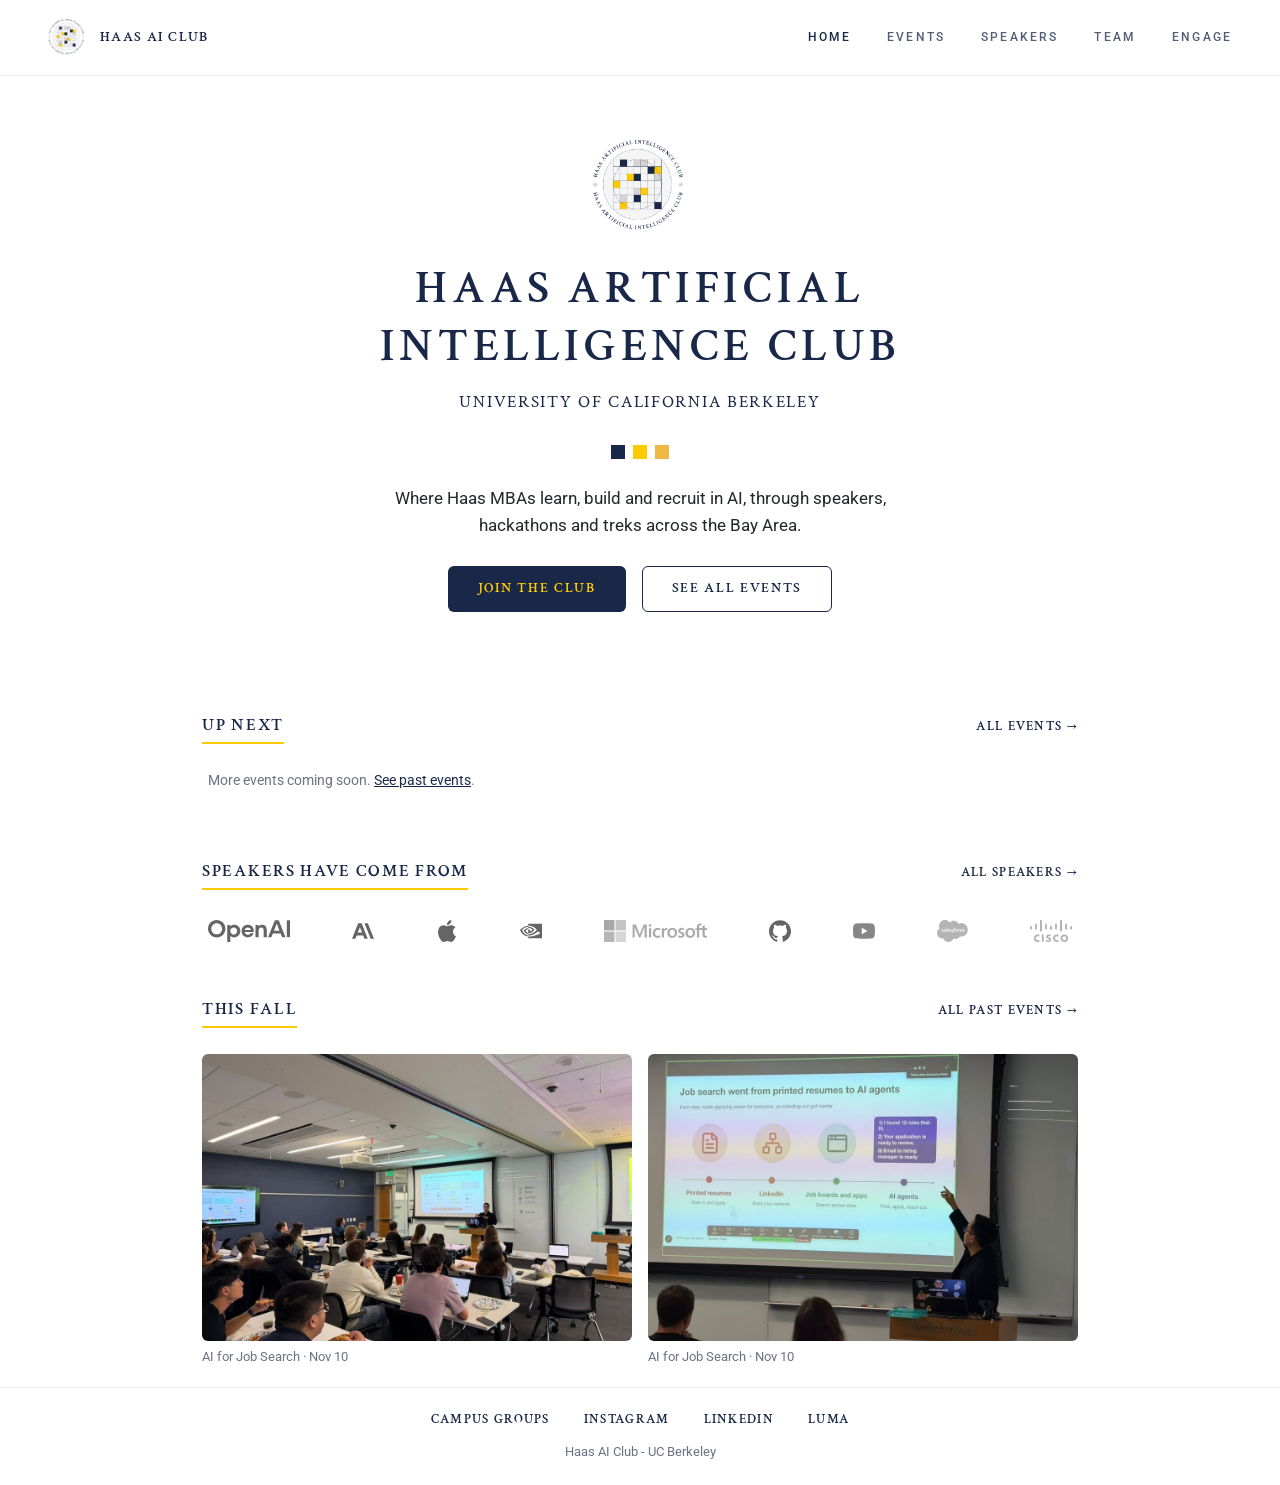
<file: index.html>
<!DOCTYPE html>
<html lang="en">
<head>
<meta charset="utf-8">
<meta name="viewport" content="width=device-width, initial-scale=1">
<title>Home - Haas AI Club</title>
<link rel="icon" href="assets/seal.png">
<link rel="preconnect" href="https://fonts.googleapis.com">
<link rel="preconnect" href="https://fonts.gstatic.com" crossorigin>
<link href="https://fonts.googleapis.com/css2?family=Crimson+Text:wght@600&family=Roboto:wght@400;500&display=swap" rel="stylesheet">
<link rel="stylesheet" href="styles.css">
</head>
<body>
<header class="site">
  <a class="brand" href="index.html"><img src="assets/seal.png" alt="Haas AI Club seal"><span>Haas AI Club</span></a>
  <nav class="top">
      <a href="index.html" class="active">HOME</a>
      <a href="events.html">EVENTS</a>
      <a href="speakers.html">SPEAKERS</a>
      <a href="team.html">TEAM</a>
      <a href="engage.html">ENGAGE</a>
  </nav>
</header>
<main class="home">
<div class="home2">

<section class="home-hero">
  <img class="seal" src="assets/seal.png" alt="Haas AI Club seal">
  <h1>Haas Artificial<br>Intelligence Club</h1>
  <div class="sub">University of California Berkeley</div>
  <div class="squares"><span style="background:#192849"></span><span style="background:#FECB03"></span><span style="background:#F1B844"></span></div>
  <p class="mission">Where Haas MBAs learn, build and recruit in AI, through speakers, hackathons and treks across the Bay Area.</p>
  <div class="ctas">
    <a class="btn solid" href="https://haas.campusgroups.com/haic/home/" target="_blank" rel="noopener">Join the club</a>
    <a class="btn ghost" href="events.html">See all events</a>
  </div>
</section>

<div class="sechead"><h2 class="evsec">Up next</h2><a href="events.html">All events &rarr;</a></div>
<div id="upnext">
  <div class="ev" data-date="2026-11-13">
    <div class="evd">Fri Nov 13</div>
    <div class="evm"><div class="evt">Snowflake AI PM Roles: AMA</div></div>
    <a class="evgo" href="https://haas.campusgroups.com/haic/rsvp_boot?id=2251536" target="_blank" rel="noopener">RSVP &rarr;</a>
  </div>
  <div class="ev" data-date="2026-11-17">
    <div class="evd">Tue Nov 17</div>
    <div class="evm"><div class="evt">AI Risk Series: Emma Pierson - Interpretability for Safety &amp; Scientific Discovery</div></div>
    <a class="evgo" href="https://haas.campusgroups.com/haic/rsvp_boot?id=2251530" target="_blank" rel="noopener">RSVP &rarr;</a>
  </div>
  <div class="ev" data-date="2026-11-18">
    <div class="evd">Wed Nov 18</div>
    <div class="evm"><div class="evt">From Strategy to Silicon: AI Dinner &amp; Learn with NVIDIA</div></div>
    <a class="evgo" href="https://haas.campusgroups.com/haic/rsvp_boot?id=2251537" target="_blank" rel="noopener">RSVP &rarr;</a>
  </div>
  <div class="ev" data-date="2026-11-19">
    <div class="evd">Thu Nov 19</div>
    <div class="evm"><div class="evt">Where is Frontier AI headed?</div></div>
    <a class="evgo" href="https://haas.campusgroups.com/haic/rsvp_boot?id=2251523" target="_blank" rel="noopener">RSVP &rarr;</a>
  </div>
  <div class="ev" data-date="2026-11-19">
    <div class="evd">Thu Nov 19</div>
    <div class="evm"><div class="evt">Careers in AI: Fireside with Alumni</div></div>
    <a class="evgo" href="https://haas.campusgroups.com/haic/rsvp_boot?id=2251461" target="_blank" rel="noopener">RSVP &rarr;</a>
  </div>
</div>
<p class="upnext-empty" hidden style="color:var(--muted);font-size:14px;padding:18px 6px">More events coming soon. <a href="events.html">See past events</a>.</p>

<div class="sechead"><h2 class="evsec">Speakers have come from</h2><a href="speakers.html">All speakers &rarr;</a></div>
<div class="logostrip">
    <img src="assets/logos/openai.svg" alt="OpenAI">
    <img src="assets/logos/anthropic.svg" alt="Anthropic">
    <img src="assets/logos/apple.svg" alt="Apple">
    <img src="assets/logos/nvidia.svg" alt="NVIDIA">
    <img src="assets/logos/microsoft.svg" alt="Microsoft">
    <img src="assets/logos/github.svg" alt="GitHub">
    <img src="assets/logos/youtube.svg" alt="YouTube">
    <img src="assets/logos/salesforce.svg" alt="Salesforce">
    <img src="assets/logos/cisco.svg" alt="Cisco">
</div>

<div class="sechead"><h2 class="evsec">This fall</h2><a href="events.html">All past events &rarr;</a></div>
<div class="photostrip">
  <div><img src="assets/event-jobsearch-1.jpg" alt="A full room at the AI for Job Search session in Chou Hall"><div class="cap">AI for Job Search &middot; Nov 10</div></div>
  <div><img src="assets/event-jobsearch-2.jpg" alt="Kevin Astuhuaman presenting at AI for Job Search"><div class="cap">AI for Job Search &middot; Nov 10</div></div>
</div>

</div>
</main>
<script>
// Show the next 3 upcoming events and hide past ones, so the home page never shows stale events.
(function(){
  var today=new Date(); today.setHours(0,0,0,0);
  var items=document.querySelectorAll('#upnext .ev[data-date]'), shown=0;
  items.forEach(function(el){
    var d=new Date(el.getAttribute('data-date')+'T23:59:59');
    if(d<today || shown>=3) el.style.display='none'; else shown++;
  });
  if(!shown) document.querySelector('.upnext-empty').hidden=false;
})();
</script>
<footer>
  <div class="flinks">
    <a href="https://haas.campusgroups.com/haic/home/" target="_blank" rel="noopener">Campus Groups</a>
    <a href="https://www.instagram.com/haasaiclub/" target="_blank" rel="noopener">Instagram</a>
    <a href="https://www.linkedin.com/company/haas-ai-club/" target="_blank" rel="noopener">LinkedIn</a>
    <a href="https://luma.com/haasaiclub" target="_blank" rel="noopener">Luma</a>
  </div>
  Haas AI Club - UC Berkeley
</footer>
</body>
</html>
</file>
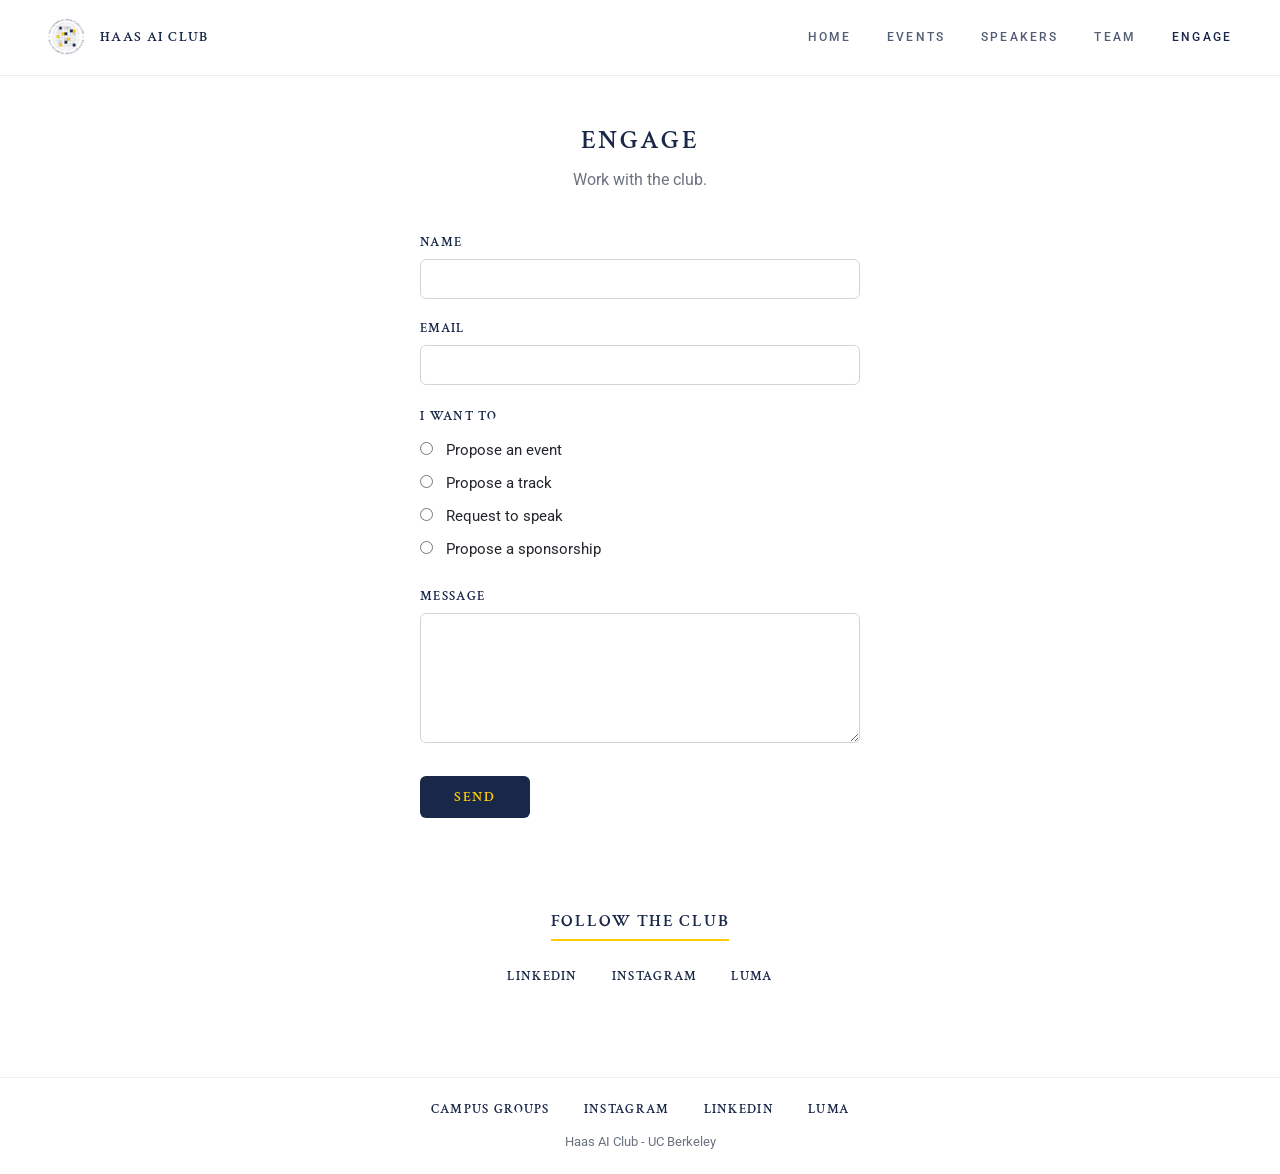
<file: engage.html>
<!DOCTYPE html>
<html lang="en">
<head>
<meta charset="utf-8">
<meta name="viewport" content="width=device-width, initial-scale=1">
<title>Engage - Haas AI Club</title>
<link rel="icon" href="assets/seal.png">
<link rel="preconnect" href="https://fonts.googleapis.com">
<link rel="preconnect" href="https://fonts.gstatic.com" crossorigin>
<link href="https://fonts.googleapis.com/css2?family=Crimson+Text:wght@600&family=Roboto:wght@400;500&display=swap" rel="stylesheet">
<link rel="stylesheet" href="styles.css">
</head>
<body>
<header class="site">
  <a class="brand" href="index.html"><img src="assets/seal.png" alt="Haas AI Club seal"><span>Haas AI Club</span></a>
  <nav class="top">
      <a href="index.html">HOME</a>
      <a href="events.html">EVENTS</a>
      <a href="speakers.html">SPEAKERS</a>
      <a href="team.html">TEAM</a>
      <a href="engage.html" class="active">ENGAGE</a>
  </nav>
</header>
<main>

<h1 class="page">Engage</h1>
<p class="lede">Work with the club.</p>

<form class="eform" action="/api/engage" method="post">
  <label class="fl" for="f-name">Name</label>
  <input class="fi" type="text" id="f-name" name="name" required autocomplete="name">
  <label class="fl" for="f-email">Email</label>
  <input class="fi" type="email" id="f-email" name="email" required autocomplete="email">
  <input class="hp" type="text" name="company" tabindex="-1" autocomplete="off" aria-hidden="true">
  <fieldset class="fr">
    <legend class="fl">I want to</legend>
    <label class="fro"><input type="radio" name="topic" value="propose-event" required> Propose an event</label>
    <label class="fro"><input type="radio" name="topic" value="propose-track"> Propose a track</label>
    <label class="fro"><input type="radio" name="topic" value="request-to-speak"> Request to speak</label>
    <label class="fro"><input type="radio" name="topic" value="propose-sponsorship"> Propose a sponsorship</label>
  </fieldset>
  <label class="fl" for="f-message">Message</label>
  <textarea class="fi" id="f-message" name="message" rows="6" required></textarea>
  <button class="fbtn" type="submit">Send</button>
</form>

<div class="esoc">
  <h2 class="evsec">Follow the Club</h2>
  <div class="esocrow">
    <a href="https://www.linkedin.com/company/haas-ai-club/" target="_blank" rel="noopener">LinkedIn</a>
    <a href="https://www.instagram.com/haasaiclub/" target="_blank" rel="noopener">Instagram</a>
    <a href="https://luma.com/haasaiclub" target="_blank" rel="noopener">Luma</a>
  </div>
</div>

</main>
<footer>
  <div class="flinks">
    <a href="https://haas.campusgroups.com/haic/home/" target="_blank" rel="noopener">Campus Groups</a>
    <a href="https://www.instagram.com/haasaiclub/" target="_blank" rel="noopener">Instagram</a>
    <a href="https://www.linkedin.com/company/haas-ai-club/" target="_blank" rel="noopener">LinkedIn</a>
    <a href="https://luma.com/haasaiclub" target="_blank" rel="noopener">Luma</a>
  </div>
  Haas AI Club - UC Berkeley
</footer>
</body>
</html>
</file>
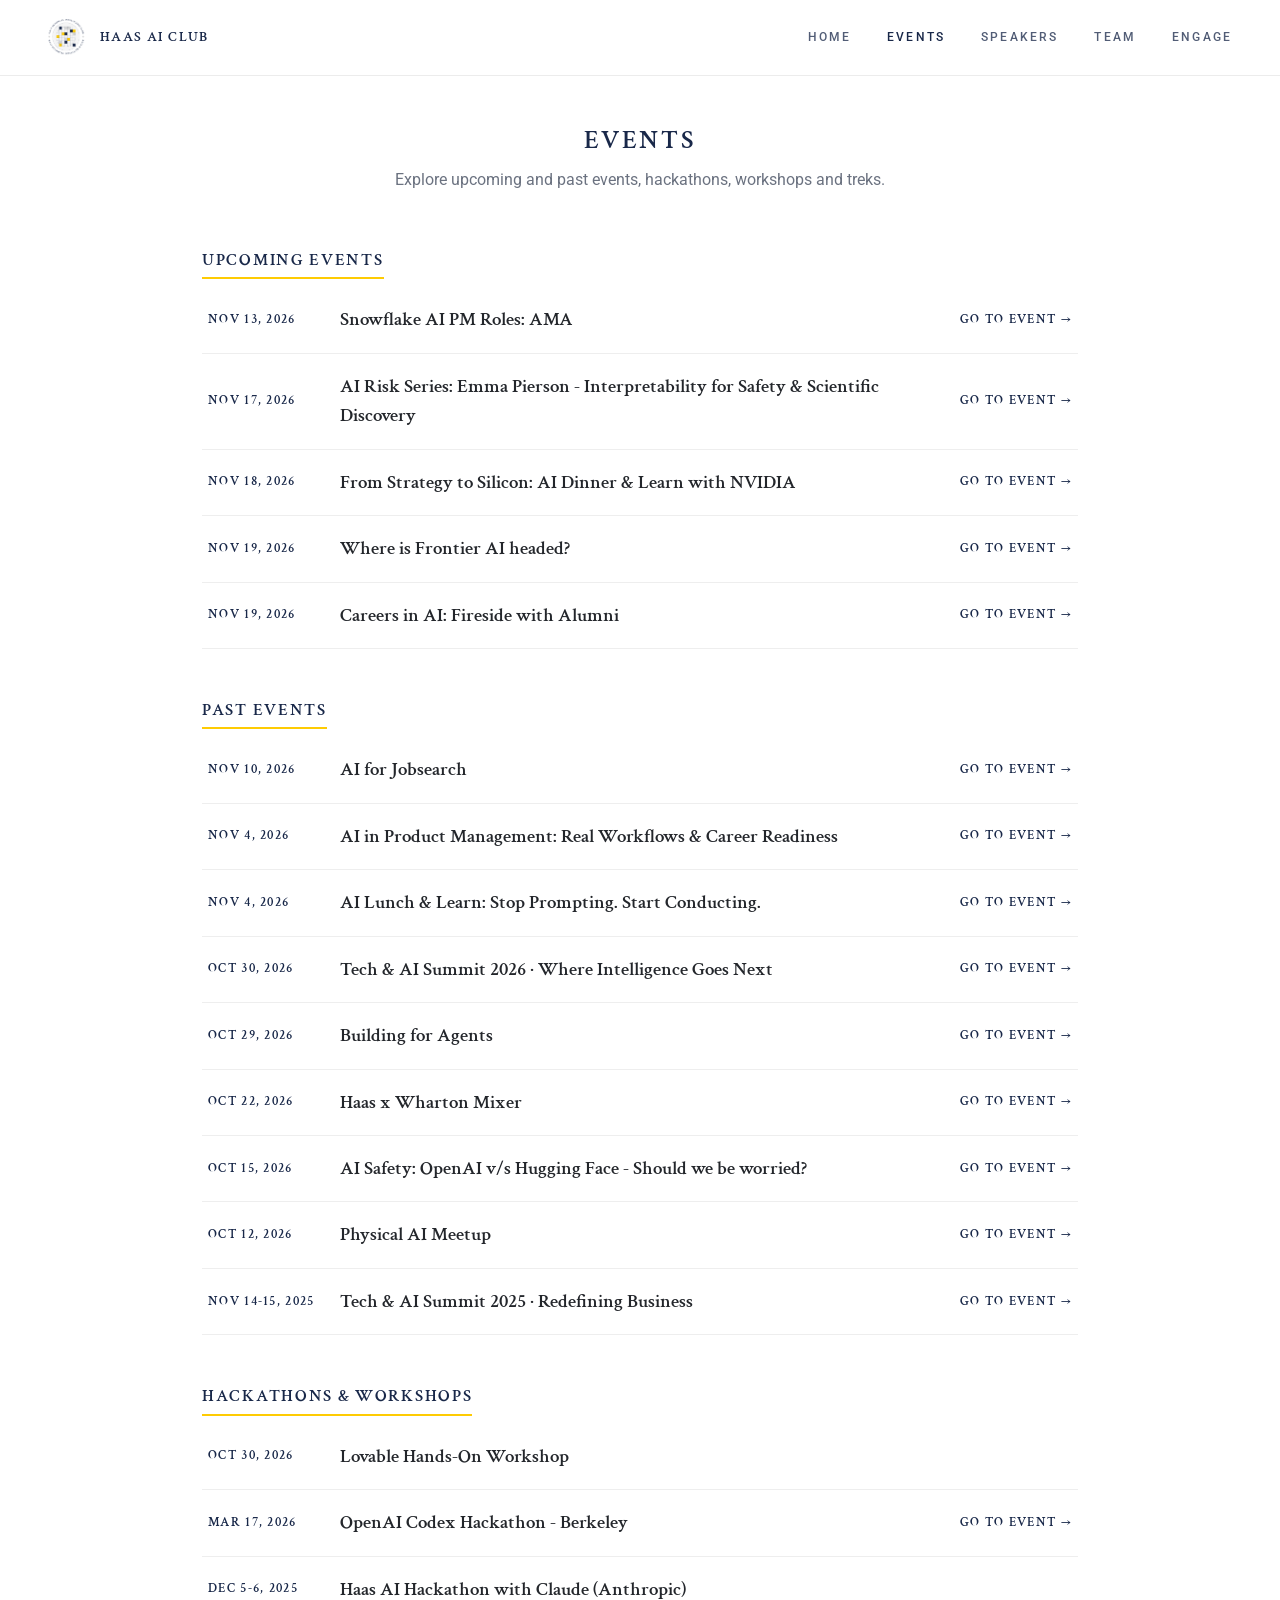
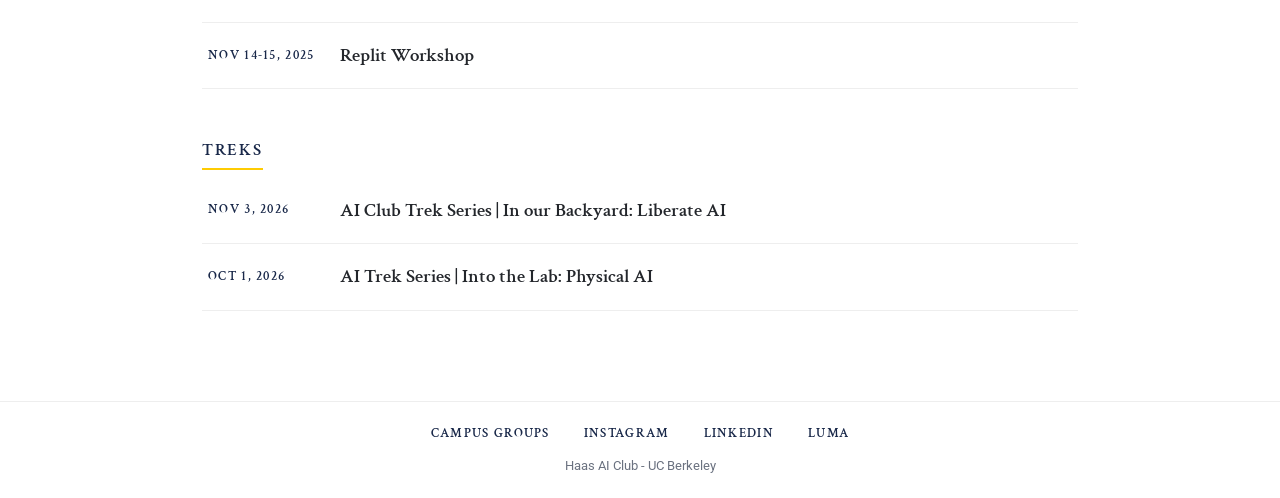
<file: events.html>
<!DOCTYPE html>
<html lang="en">
<head>
<meta charset="utf-8">
<meta name="viewport" content="width=device-width, initial-scale=1">
<title>Events - Haas AI Club</title>
<link rel="icon" href="assets/seal.png">
<link rel="preconnect" href="https://fonts.googleapis.com">
<link rel="preconnect" href="https://fonts.gstatic.com" crossorigin>
<link href="https://fonts.googleapis.com/css2?family=Crimson+Text:wght@600&family=Roboto:wght@400;500&display=swap" rel="stylesheet">
<link rel="stylesheet" href="styles.css">
</head>
<body>
<header class="site">
  <a class="brand" href="index.html"><img src="assets/seal.png" alt="Haas AI Club seal"><span>Haas AI Club</span></a>
  <nav class="top">
      <a href="index.html">HOME</a>
      <a href="events.html" class="active">EVENTS</a>
      <a href="speakers.html">SPEAKERS</a>
      <a href="team.html">TEAM</a>
      <a href="engage.html">ENGAGE</a>
  </nav>
</header>
<main>

<h1 class="page">Events</h1>
<p class="lede">Explore upcoming and past events, hackathons, workshops and treks.</p>

<h2 class="evsec top">Upcoming Events</h2>
  <div class="ev">
    <div class="evd">Nov 13, 2026</div>
    <div class="evm"><div class="evt">Snowflake AI PM Roles: AMA</div></div>
    <a class="evgo" href="https://haas.campusgroups.com/haic/rsvp_boot?id=2251536" target="_blank" rel="noopener">Go to Event &rarr;</a>
  </div>
  <div class="ev">
    <div class="evd">Nov 17, 2026</div>
    <div class="evm"><div class="evt">AI Risk Series: Emma Pierson - Interpretability for Safety &amp; Scientific Discovery</div></div>
    <a class="evgo" href="https://haas.campusgroups.com/haic/rsvp_boot?id=2251530" target="_blank" rel="noopener">Go to Event &rarr;</a>
  </div>
  <div class="ev">
    <div class="evd">Nov 18, 2026</div>
    <div class="evm"><div class="evt">From Strategy to Silicon: AI Dinner &amp; Learn with NVIDIA</div></div>
    <a class="evgo" href="https://haas.campusgroups.com/haic/rsvp_boot?id=2251537" target="_blank" rel="noopener">Go to Event &rarr;</a>
  </div>
  <div class="ev">
    <div class="evd">Nov 19, 2026</div>
    <div class="evm"><div class="evt">Where is Frontier AI headed?</div></div>
    <a class="evgo" href="https://haas.campusgroups.com/haic/rsvp_boot?id=2251523" target="_blank" rel="noopener">Go to Event &rarr;</a>
  </div>
  <div class="ev">
    <div class="evd">Nov 19, 2026</div>
    <div class="evm"><div class="evt">Careers in AI: Fireside with Alumni</div></div>
    <a class="evgo" href="https://haas.campusgroups.com/haic/rsvp_boot?id=2251461" target="_blank" rel="noopener">Go to Event &rarr;</a>
  </div>

<h2 class="evsec">Past Events</h2>
  <div class="ev">
    <div class="evd">Nov 10, 2026</div>
    <div class="evm"><div class="evt">AI for Jobsearch</div></div>
    <a class="evgo" href="https://haas.campusgroups.com/haic/rsvp_boot?id=2251519" target="_blank" rel="noopener">Go to Event &rarr;</a>
  </div>
  <div class="ev">
    <div class="evd">Nov 4, 2026</div>
    <div class="evm"><div class="evt">AI in Product Management: Real Workflows &amp; Career Readiness</div></div>
    <a class="evgo" href="https://haas.campusgroups.com/haic/rsvp_boot?id=2251463" target="_blank" rel="noopener">Go to Event &rarr;</a>
  </div>
  <div class="ev">
    <div class="evd">Nov 4, 2026</div>
    <div class="evm"><div class="evt">AI Lunch &amp; Learn: Stop Prompting. Start Conducting.</div></div>
    <a class="evgo" href="https://haas.campusgroups.com/haic/rsvp_boot?id=2251497" target="_blank" rel="noopener">Go to Event &rarr;</a>
  </div>
  <div class="ev">
    <div class="evd">Oct 30, 2026</div>
    <div class="evm"><div class="evt">Tech &amp; AI Summit 2026 &middot; Where Intelligence Goes Next</div></div>
    <a class="evgo" href="https://haas.campusgroups.com/htc/rsvp_boot?id=2251394" target="_blank" rel="noopener">Go to Event &rarr;</a>
  </div>
  <div class="ev">
    <div class="evd">Oct 29, 2026</div>
    <div class="evm"><div class="evt">Building for Agents</div></div>
    <a class="evgo" href="https://haas.campusgroups.com/haic/rsvp_boot?id=2251498" target="_blank" rel="noopener">Go to Event &rarr;</a>
  </div>
  <div class="ev">
    <div class="evd">Oct 22, 2026</div>
    <div class="evm"><div class="evt">Haas x Wharton Mixer</div></div>
    <a class="evgo" href="https://haas.campusgroups.com/haic/rsvp_boot?id=2251457" target="_blank" rel="noopener">Go to Event &rarr;</a>
  </div>
  <div class="ev">
    <div class="evd">Oct 15, 2026</div>
    <div class="evm"><div class="evt">AI Safety: OpenAI v/s Hugging Face - Should we be worried?</div></div>
    <a class="evgo" href="https://haas.campusgroups.com/haic/rsvp_boot?id=2251458" target="_blank" rel="noopener">Go to Event &rarr;</a>
  </div>
  <div class="ev">
    <div class="evd">Oct 12, 2026</div>
    <div class="evm"><div class="evt">Physical AI Meetup</div></div>
    <a class="evgo" href="https://haas.campusgroups.com/haic/rsvp_boot?id=2251460" target="_blank" rel="noopener">Go to Event &rarr;</a>
  </div>
  <div class="ev">
    <div class="evd">Nov 14-15, 2025</div>
    <div class="evm"><div class="evt">Tech &amp; AI Summit 2025 &middot; Redefining Business</div></div>
    <a class="evgo" href="https://luma.com/gklj2xtg" target="_blank" rel="noopener">Go to Event &rarr;</a>
  </div>

<h2 class="evsec">Hackathons &amp; Workshops</h2>
  <div class="ev">
    <div class="evd">Oct 30, 2026</div>
    <div class="evm"><div class="evt">Lovable Hands-On Workshop</div></div>
  </div>
  <div class="ev">
    <div class="evd">Mar 17, 2026</div>
    <div class="evm"><div class="evt">OpenAI Codex Hackathon - Berkeley</div></div>
    <a class="evgo" href="https://luma.com/laqw076z" target="_blank" rel="noopener">Go to Event &rarr;</a>
  </div>
  <div class="ev">
    <div class="evd">Dec 5-6, 2025</div>
    <div class="evm"><div class="evt">Haas AI Hackathon with Claude (Anthropic)</div></div>
  </div>
  <div class="ev">
    <div class="evd">Nov 14-15, 2025</div>
    <div class="evm"><div class="evt">Replit Workshop</div></div>
  </div>

<h2 class="evsec">Treks</h2>
  <div class="ev">
    <div class="evd">Nov 3, 2026</div>
    <div class="evm"><div class="evt">AI Club Trek Series | In our Backyard: Liberate AI</div></div>
  </div>
  <div class="ev">
    <div class="evd">Oct 1, 2026</div>
    <div class="evm"><div class="evt">AI Trek Series | Into the Lab: Physical AI</div></div>
  </div>
</main>
<footer>
  <div class="flinks">
    <a href="https://haas.campusgroups.com/haic/home/" target="_blank" rel="noopener">Campus Groups</a>
    <a href="https://www.instagram.com/haasaiclub/" target="_blank" rel="noopener">Instagram</a>
    <a href="https://www.linkedin.com/company/haas-ai-club/" target="_blank" rel="noopener">LinkedIn</a>
    <a href="https://luma.com/haasaiclub" target="_blank" rel="noopener">Luma</a>
  </div>
  Haas AI Club - UC Berkeley
</footer>
</body>
</html>
</file>
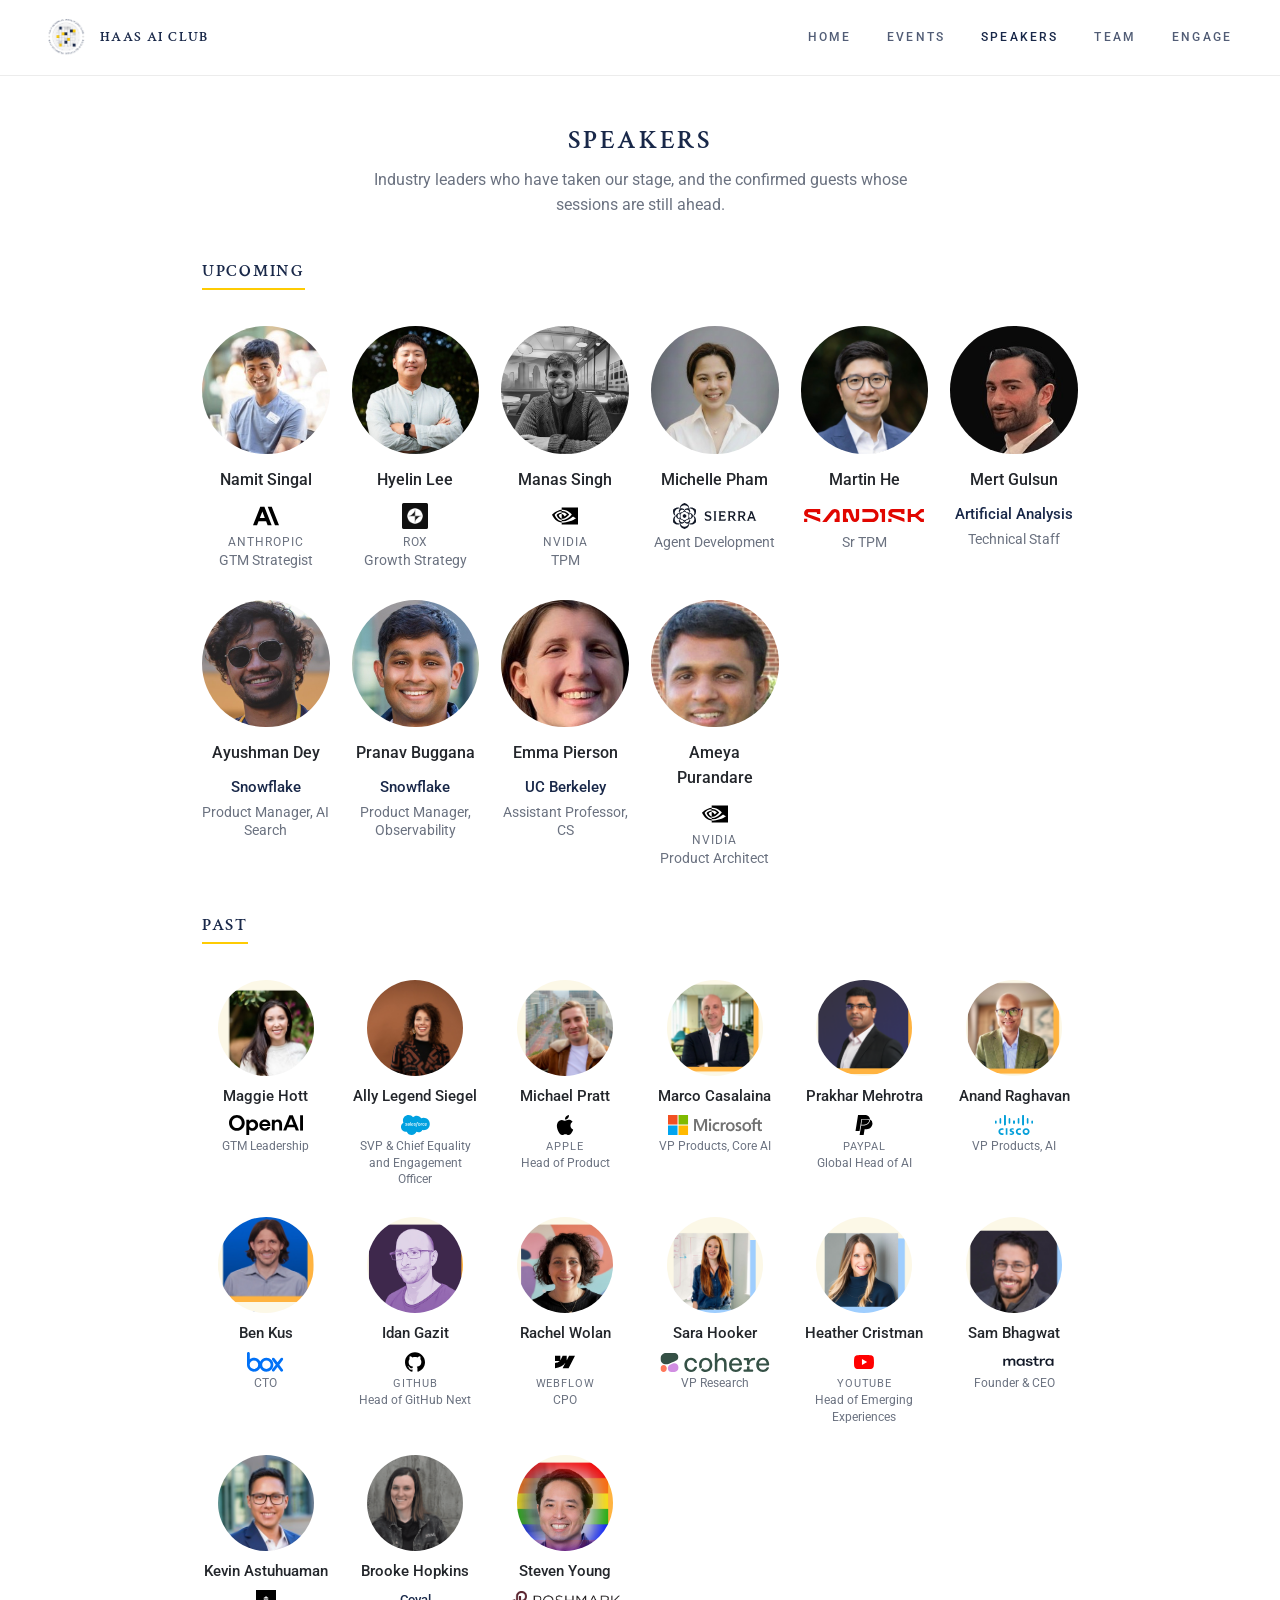
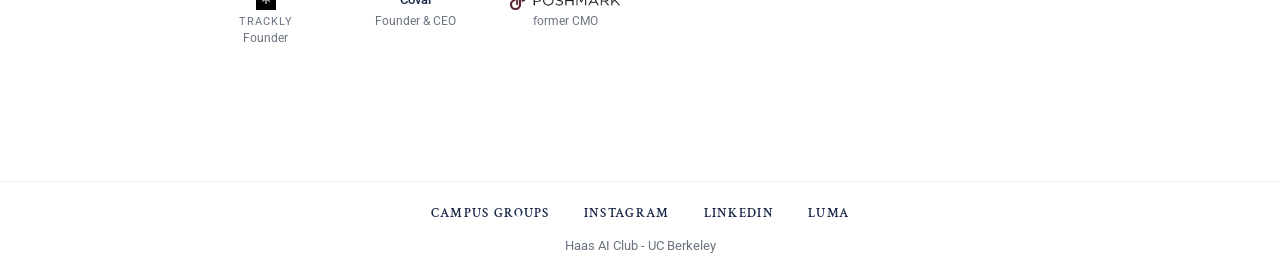
<file: speakers.html>
<!DOCTYPE html>
<html lang="en">
<head>
<meta charset="utf-8">
<meta name="viewport" content="width=device-width, initial-scale=1">
<title>Speakers - Haas AI Club</title>
<link rel="icon" href="assets/seal.png">
<link rel="preconnect" href="https://fonts.googleapis.com">
<link rel="preconnect" href="https://fonts.gstatic.com" crossorigin>
<link href="https://fonts.googleapis.com/css2?family=Crimson+Text:wght@600&family=Roboto:wght@400;500&display=swap" rel="stylesheet">
<link rel="stylesheet" href="styles.css">
</head>
<body>
<header class="site">
  <a class="brand" href="index.html"><img src="assets/seal.png" alt="Haas AI Club seal"><span>Haas AI Club</span></a>
  <nav class="top">
      <a href="index.html">HOME</a>
      <a href="events.html">EVENTS</a>
      <a href="speakers.html" class="active">SPEAKERS</a>
      <a href="team.html">TEAM</a>
      <a href="engage.html">ENGAGE</a>
  </nav>
</header>
<main>

<h1 class="page">Speakers</h1>
<p class="lede">Industry leaders who have taken our stage, and the confirmed guests whose sessions are still ahead.</p>

<div class="spk-group featgrp">
  <h2>Upcoming</h2>
  <div class="spkgrid feat6">
    <div class="spkcard"><img class="face" src="assets/speakers/namit-singal.jpg" alt="Namit Singal"><div class="nm">Namit Singal</div><img class="lg" src="assets/logos/anthropic.svg" alt="Anthropic"><div class="cn">Anthropic</div><div class="ti">GTM Strategist</div></div>
    <div class="spkcard"><img class="face" src="assets/speakers/hyelin-lee.jpg" alt="Hyelin Lee"><div class="nm">Hyelin Lee</div><img class="lg" src="assets/logos/rox.png" alt="Rox"><div class="cn">Rox</div><div class="ti">Growth Strategy</div></div>
    <div class="spkcard"><img class="face" src="assets/speakers/manas-singh.jpg" alt="Manas Singh"><div class="nm">Manas Singh</div><img class="lg" src="assets/logos/nvidia.svg" alt="NVIDIA"><div class="cn">NVIDIA</div><div class="ti">TPM</div></div>
    <div class="spkcard"><img class="face" src="assets/speakers/michelle-pham.jpg" alt="Michelle Pham"><div class="nm">Michelle Pham</div><img class="lg" src="assets/logos/sierra.svg" alt="Sierra"><div class="ti">Agent Development</div></div>
    <div class="spkcard"><img class="face" src="assets/speakers/martin-he.jpg" alt="Martin He"><div class="nm">Martin He</div><img class="lg" src="assets/logos/sandisk.svg" alt="Sandisk"><div class="ti">Sr TPM</div></div>
    <div class="spkcard"><img class="face" src="[data-uri]" alt="Mert Gulsun"><div class="nm">Mert Gulsun</div><div class="lgtxt">Artificial Analysis</div><div class="ti">Technical Staff</div></div>
    <div class="spkcard"><img class="face" src="[data-uri]" alt="Ayushman Dey"><div class="nm">Ayushman Dey</div><div class="lgtxt">Snowflake</div><div class="ti">Product Manager, AI Search</div></div>
    <div class="spkcard"><img class="face" src="[data-uri]" alt="Pranav Buggana"><div class="nm">Pranav Buggana</div><div class="lgtxt">Snowflake</div><div class="ti">Product Manager, Observability</div></div>
    <div class="spkcard"><img class="face" src="[data-uri]" alt="Emma Pierson"><div class="nm">Emma Pierson</div><div class="lgtxt">UC Berkeley</div><div class="ti">Assistant Professor, CS</div></div>
    <div class="spkcard"><img class="face" src="[data-uri]" alt="Ameya Purandare"><div class="nm">Ameya Purandare</div><img class="lg" src="assets/logos/nvidia.svg" alt="NVIDIA"><div class="cn">NVIDIA</div><div class="ti">Product Architect</div></div>
  </div>
</div>

<div class="spk-group">
  <h2>Past</h2>
  <div class="spkgrid">
    <div class="spkcard"><img class="face" src="assets/speakers/maggie-hott.png" alt="Maggie Hott"><div class="nm">Maggie Hott</div><img class="lg" src="assets/logos/openai.svg" alt="OpenAI"><div class="ti">GTM Leadership</div></div>
    <div class="spkcard"><img class="face" src="assets/speakers/ally-legend-siegel.jpg" alt="Ally Legend Siegel"><div class="nm">Ally Legend Siegel</div><img class="lg" src="assets/logos/salesforce.svg" alt="Salesforce"><div class="ti">SVP &amp; Chief Equality and Engagement Officer</div></div>
    <div class="spkcard"><img class="face" src="assets/speakers/michael-pratt.png" alt="Michael Pratt"><div class="nm">Michael Pratt</div><img class="lg" src="assets/logos/apple.svg" alt="Apple"><div class="cn">Apple</div><div class="ti">Head of Product</div></div>
    <div class="spkcard"><img class="face" src="assets/speakers/marco-casalaina.png" alt="Marco Casalaina"><div class="nm">Marco Casalaina</div><img class="lg" src="assets/logos/microsoft.svg" alt="Microsoft"><div class="ti">VP Products, Core AI</div></div>
    <div class="spkcard"><img class="face" src="assets/speakers/prakhar-mehrotra.png" alt="Prakhar Mehrotra"><div class="nm">Prakhar Mehrotra</div><img class="lg" src="assets/logos/paypal.svg" alt="PayPal"><div class="cn">PayPal</div><div class="ti">Global Head of AI</div></div>
    <div class="spkcard"><img class="face" src="assets/speakers/anand-raghavan.png" alt="Anand Raghavan"><div class="nm">Anand Raghavan</div><img class="lg" src="assets/logos/cisco.svg" alt="Cisco"><div class="ti">VP Products, AI</div></div>
    <div class="spkcard"><img class="face" src="assets/speakers/ben-kus.png" alt="Ben Kus"><div class="nm">Ben Kus</div><img class="lg" src="assets/logos/box.svg" alt="Box"><div class="ti">CTO</div></div>
    <div class="spkcard"><img class="face" src="assets/speakers/idan-gazit.png" alt="Idan Gazit"><div class="nm">Idan Gazit</div><img class="lg" src="assets/logos/github.svg" alt="GitHub"><div class="cn">GitHub</div><div class="ti">Head of GitHub Next</div></div>
    <div class="spkcard"><img class="face" src="assets/speakers/rachel-wolan.png" alt="Rachel Wolan"><div class="nm">Rachel Wolan</div><img class="lg" src="assets/logos/webflow.svg" alt="Webflow"><div class="cn">Webflow</div><div class="ti">CPO</div></div>
    <div class="spkcard"><img class="face" src="assets/speakers/sara-hooker.png" alt="Sara Hooker"><div class="nm">Sara Hooker</div><img class="lg" src="assets/logos/cohere.svg" alt="Cohere Labs"><div class="ti">VP Research</div></div>
    <div class="spkcard"><img class="face" src="assets/speakers/heather-cristman.png" alt="Heather Cristman"><div class="nm">Heather Cristman</div><img class="lg" src="assets/logos/youtube.svg" alt="YouTube"><div class="cn">YouTube</div><div class="ti">Head of Emerging Experiences</div></div>
    <div class="spkcard"><img class="face" src="assets/speakers/sam-bhagwat.png" alt="Sam Bhagwat"><div class="nm">Sam Bhagwat</div><img class="lg" src="assets/logos/mastra.svg" alt="Mastra"><div class="ti">Founder &amp; CEO</div></div>
    <div class="spkcard"><img class="face" src="assets/speakers/kevin-astuhuaman.jpg" alt="Kevin Astuhuaman"><div class="nm">Kevin Astuhuaman</div><img class="lg" src="assets/logos/trackly.png" alt="Trackly"><div class="cn">Trackly</div><div class="ti">Founder</div></div>
    <div class="spkcard"><img class="face" src="assets/speakers/brooke-hopkins.png" alt="Brooke Hopkins"><div class="nm">Brooke Hopkins</div><div class="lgtxt">Coval</div><div class="ti">Founder &amp; CEO</div></div>
    <div class="spkcard"><img class="face" src="assets/speakers/steven-young.png" alt="Steven Young"><div class="nm">Steven Young</div><img class="lg" src="assets/logos/poshmark.png" alt="Poshmark"><div class="ti">former CMO</div></div>
  </div>
</div>

</main>
<footer>
  <div class="flinks">
    <a href="https://haas.campusgroups.com/haic/home/" target="_blank" rel="noopener">Campus Groups</a>
    <a href="https://www.instagram.com/haasaiclub/" target="_blank" rel="noopener">Instagram</a>
    <a href="https://www.linkedin.com/company/haas-ai-club/" target="_blank" rel="noopener">LinkedIn</a>
    <a href="https://luma.com/haasaiclub" target="_blank" rel="noopener">Luma</a>
  </div>
  Haas AI Club - UC Berkeley
</footer>
</body>
                           </html>
</file>
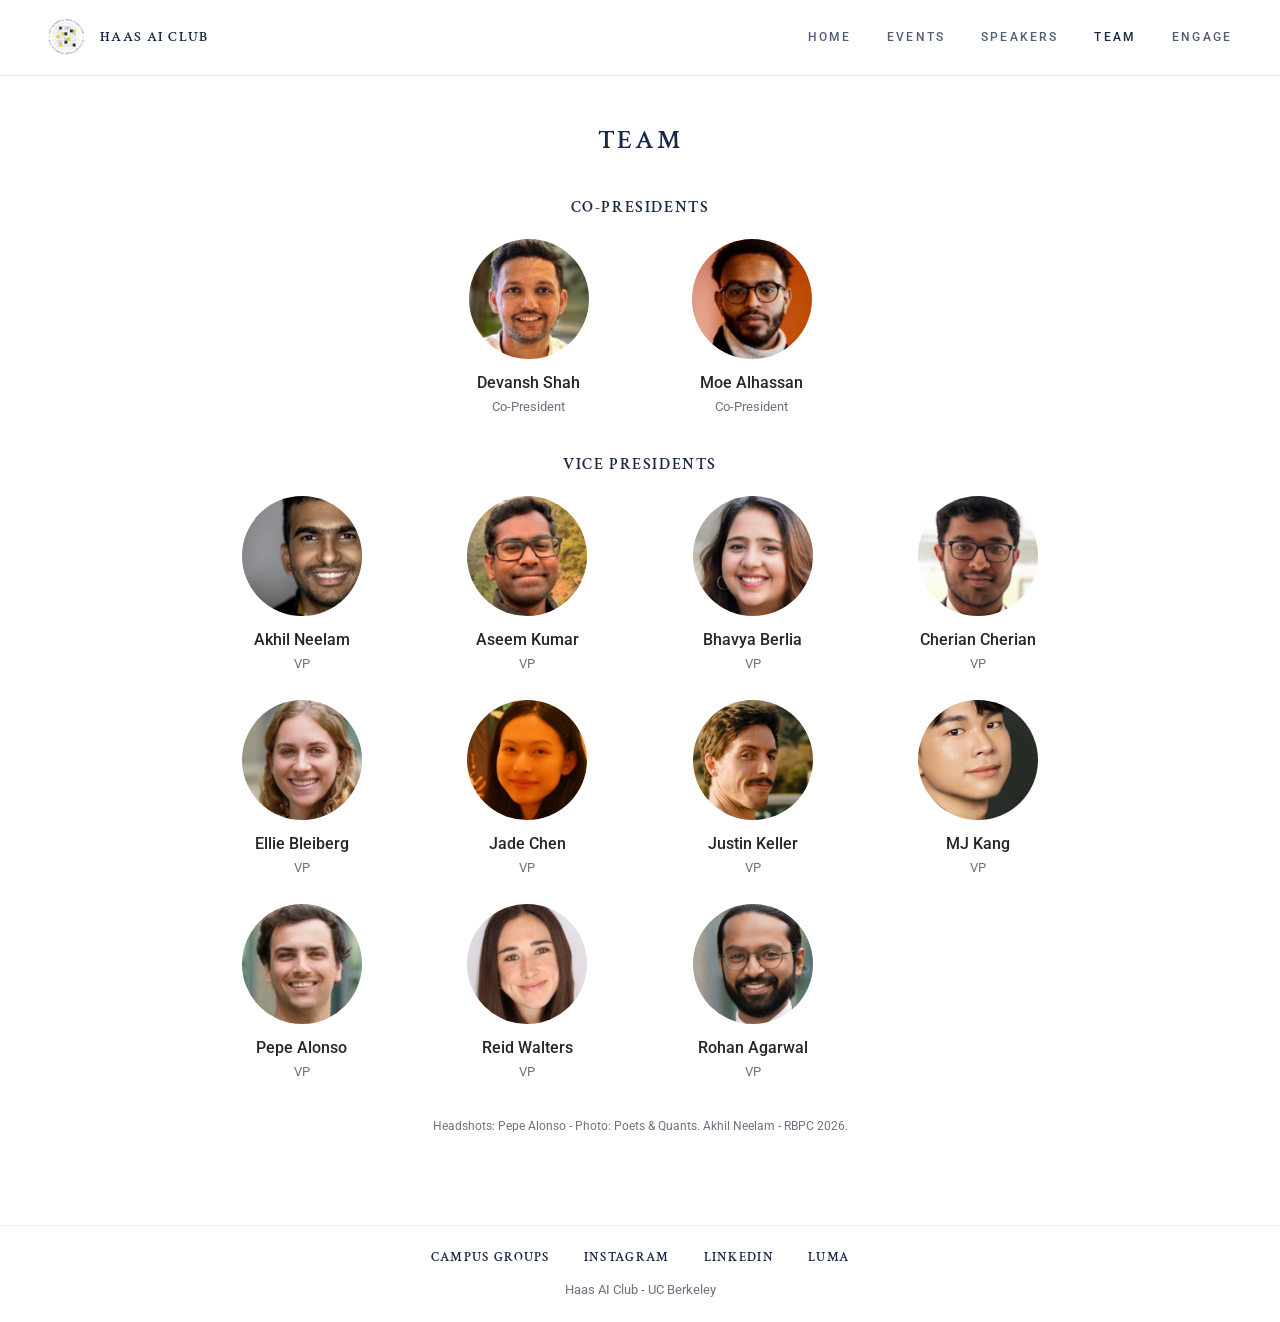
<file: team.html>
<!DOCTYPE html>
<html lang="en">
<head>
<meta charset="utf-8">
<meta name="viewport" content="width=device-width, initial-scale=1">
<title>Team - Haas AI Club</title>
<link rel="icon" href="assets/seal.png">
<link rel="preconnect" href="https://fonts.googleapis.com">
<link rel="preconnect" href="https://fonts.gstatic.com" crossorigin>
<link href="https://fonts.googleapis.com/css2?family=Crimson+Text:wght@600&family=Roboto:wght@400;500&display=swap" rel="stylesheet">
<link rel="stylesheet" href="styles.css">
</head>
<body>
<header class="site">
  <a class="brand" href="index.html"><img src="assets/seal.png" alt="Haas AI Club seal"><span>Haas AI Club</span></a>
  <nav class="top">
      <a href="index.html">HOME</a>
      <a href="events.html">EVENTS</a>
      <a href="speakers.html">SPEAKERS</a>
      <a href="team.html" class="active">TEAM</a>
      <a href="engage.html">ENGAGE</a>
  </nav>
</header>
<main>

<h1 class="page">Team</h1>
<h2 class="tsec">Co-Presidents</h2>
<div class="grid" style="max-width:420px;margin:0 auto">
    <div class="card"><img src="assets/devansh-shah.jpg" alt="Devansh Shah"><div class="nm">Devansh Shah</div><div class="ti">Co-President</div></div>
    <div class="card"><img src="assets/moe-alhassan.jpeg" alt="Moe Alhassan"><div class="nm">Moe Alhassan</div><div class="ti">Co-President</div></div>
</div>
<h2 class="tsec">Vice Presidents</h2>
<div class="grid">
    <div class="card"><img src="assets/akhil-neelam.jpg" alt="Akhil Neelam"><div class="nm">Akhil Neelam</div><div class="ti">VP</div></div>
    <div class="card"><img src="assets/aseem-kumar.jpg" alt="Aseem Kumar"><div class="nm">Aseem Kumar</div><div class="ti">VP</div></div>
    <div class="card"><img src="assets/bhavya-berlia.jpg" alt="Bhavya Berlia"><div class="nm">Bhavya Berlia</div><div class="ti">VP</div></div>
    <div class="card"><img src="assets/cherian-cherian.jpg" alt="Cherian Cherian"><div class="nm">Cherian Cherian</div><div class="ti">VP</div></div>
    <div class="card"><img src="assets/ellie-bleiberg.jpg" alt="Ellie Bleiberg"><div class="nm">Ellie Bleiberg</div><div class="ti">VP</div></div>
    <div class="card"><img src="assets/jade-chen.jpeg" alt="Jade Chen"><div class="nm">Jade Chen</div><div class="ti">VP</div></div>
    <div class="card"><img src="assets/justin-keller.jpg" alt="Justin Keller"><div class="nm">Justin Keller</div><div class="ti">VP</div></div>
    <div class="card"><img src="assets/mj-kang.jpg" alt="MJ Kang"><div class="nm">MJ Kang</div><div class="ti">VP</div></div>
    <div class="card"><img src="assets/pepe-alonso.png" alt="Pepe Alonso"><div class="nm">Pepe Alonso</div><div class="ti">VP</div></div>
    <div class="card"><img src="assets/reid-walters.jpg" alt="Reid Walters"><div class="nm">Reid Walters</div><div class="ti">VP</div></div>
    <div class="card"><img src="assets/rohan-agarwal.png" alt="Rohan Agarwal"><div class="nm">Rohan Agarwal</div><div class="ti">VP</div></div>
</div>
<p class="credits">Headshots: Pepe Alonso - Photo: Poets &amp; Quants. Akhil Neelam - RBPC 2026.</p>
</main>
<footer>
  <div class="flinks">
    <a href="https://haas.campusgroups.com/haic/home/" target="_blank" rel="noopener">Campus Groups</a>
    <a href="https://www.instagram.com/haasaiclub/" target="_blank" rel="noopener">Instagram</a>
    <a href="https://www.linkedin.com/company/haas-ai-club/" target="_blank" rel="noopener">LinkedIn</a>
    <a href="https://luma.com/haasaiclub" target="_blank" rel="noopener">Luma</a>
  </div>
  Haas AI Club - UC Berkeley
</footer>
</body>
</html>
</file>
<file: styles.css>
:root{
  --navy:#192849; --gold:#FECB03; --softgold:#F1B844; --gray:#D4D4D4;
  --ink:#23262b; --muted:#6b7280; --paper:#ffffff;
}
*{margin:0;padding:0;box-sizing:border-box}
html{-webkit-text-size-adjust:100%}
body{font-family:'Roboto',Arial,sans-serif;color:var(--ink);background:var(--paper);line-height:1.55}
.wordmark{font-family:'Crimson Text',Georgia,serif;font-weight:600;text-transform:uppercase;letter-spacing:.1em}
a{color:var(--navy)}
.reviewbar{background:var(--navy);color:var(--gold);text-align:center;font-size:12px;letter-spacing:.08em;text-transform:uppercase;padding:6px 10px}
header.site{height:76px;border-bottom:1px solid #ececec;display:flex;align-items:center;justify-content:space-between;padding:0 48px}
header.site .brand{display:flex;align-items:center;gap:14px;text-decoration:none}
header.site .brand img{width:38px;height:38px}
header.site .brand span{font-family:'Crimson Text',Georgia,serif;font-weight:600;text-transform:uppercase;letter-spacing:.1em;color:var(--navy);font-size:14px}
nav.top{display:flex;gap:36px;align-items:center;flex-wrap:wrap}
nav.top a{font-family:'Roboto',Arial,sans-serif;font-weight:500;font-size:12px;letter-spacing:.18em;text-transform:uppercase;color:var(--navy);text-decoration:none;opacity:.75}
nav.top a.active{opacity:1}
nav.top a:hover{opacity:1}
main{max-width:920px;margin:0 auto;padding:44px 22px 90px}
main.home{max-width:none;padding:0}
h1.page{font-family:'Crimson Text',Georgia,serif;font-weight:600;text-transform:uppercase;letter-spacing:.1em;color:var(--navy);font-size:26px;text-align:center;margin-bottom:8px}
p.lede{text-align:center;color:var(--muted);max-width:560px;margin:0 auto 40px}
.credits{text-align:center;color:var(--muted);font-size:12px;margin-top:34px}
footer{border-top:1px solid #eee;text-align:center;color:var(--muted);font-size:13px;padding:22px}

/* home */
.home-wrap{min-height:calc(100vh - 76px - 30px);display:flex;flex-direction:column}
.home-hero{flex:1;display:flex;flex-direction:column;align-items:center;justify-content:center;text-align:center}
.home-hero img.seal{width:118px;height:118px;margin-bottom:30px}
.home-hero h1{font-family:'Crimson Text',Georgia,serif;font-weight:600;text-transform:uppercase;letter-spacing:.1em;color:var(--navy);font-size:46px;line-height:1.25}
.home-hero .sub{font-family:'Crimson Text',Georgia,serif;letter-spacing:.1em;text-transform:uppercase;color:var(--navy);font-size:17px;margin-top:14px}
.squares{display:flex;justify-content:center;gap:8px;margin-top:30px}
.squares span{width:14px;height:14px;display:block}
.upnext{text-align:center;color:var(--muted);font-size:14px;padding:0 20px 34px}
.upnext strong{color:var(--navy);font-weight:500}

/* events */
.ev{display:flex;align-items:center;gap:22px;padding:18px 6px;border-bottom:1px solid #eee}
.evd{width:110px;flex:none;font-family:'Crimson Text',Georgia,serif;font-weight:600;text-transform:uppercase;letter-spacing:.1em;color:var(--navy);font-size:13px}
.evm{flex:1}
.evt{font-family:'Crimson Text',Georgia,serif;font-weight:600;color:var(--ink);font-size:19px}
.evv{color:var(--muted);font-size:13.5px;margin-top:2px}
.evgo{flex:none;font-family:'Crimson Text',Georgia,serif;font-weight:600;text-transform:uppercase;letter-spacing:.1em;font-size:13px;text-decoration:none;color:var(--navy)}
.evgo:hover{color:var(--softgold)}
.evgo.pending{color:#b9bfc9;cursor:default}

.evsec.top{margin-top:14px}
.evsec{font-family:'Crimson Text',Georgia,serif;font-weight:600;text-transform:uppercase;letter-spacing:.1em;color:var(--navy);font-size:17px;border-bottom:2px solid var(--gold);display:inline-block;padding-bottom:4px;margin:48px 0 8px}

/* speakers */
.spk-group{margin-bottom:44px}
.spk-group h2{font-family:'Crimson Text',Georgia,serif;font-weight:600;text-transform:uppercase;letter-spacing:.1em;color:var(--navy);font-size:17px;border-bottom:2px solid var(--gold);display:inline-block;padding-bottom:4px;margin-bottom:16px}
.spk{display:flex;gap:14px;padding:9px 0;font-size:15px}
.spk .who{font-weight:500;color:var(--ink);min-width:170px}
.spk .what{color:var(--muted)}

/* team */
.banner{background:#fdf6e0;border:1px solid var(--softgold);color:#7a5b00;font-size:13.5px;padding:10px 14px;border-radius:6px;margin-bottom:34px;text-align:center}
.tsec{font-family:'Crimson Text',Georgia,serif;font-weight:600;text-transform:uppercase;letter-spacing:.1em;color:var(--navy);font-size:16px;margin:36px 0 18px;text-align:center}
.grid{display:grid;grid-template-columns:repeat(auto-fill,minmax(180px,1fr));gap:26px}
.card{text-align:center}
.card img,.card .mono{width:120px;height:120px;border-radius:50%;object-fit:cover;margin:0 auto 12px;display:block}
.card .mono{background:var(--navy);color:var(--gold);font-family:'Crimson Text',Georgia,serif;font-weight:600;font-size:34px;display:flex;align-items:center;justify-content:center;letter-spacing:.05em}
.card .nm{font-weight:500;font-size:15.5px}
.card .ti{color:var(--muted);font-size:13px;margin-top:2px}
.card .co{color:var(--muted);font-size:12.5px;margin-top:1px}
.card .logos{display:flex;align-items:center;justify-content:center;gap:12px;margin-top:9px;min-height:20px}
.card .logos img{height:17px;width:auto;max-width:84px;border-radius:0;margin:0;display:inline-block;object-fit:contain}

/* contact */
.cwrap{max-width:460px;margin:20px auto 0}
.crow{display:flex;gap:16px;padding:14px 4px;border-bottom:1px solid #eee;font-size:15.5px}
.crow .k{width:110px;flex:none;font-family:'Crimson Text',Georgia,serif;font-weight:600;text-transform:uppercase;letter-spacing:.1em;color:var(--navy);font-size:13px;padding-top:2px}

@media (max-width:640px){
  main{padding:34px 16px 70px}
  main.home{padding:0}
  header.site{flex-direction:column;height:auto;padding:16px;gap:10px;justify-content:center}
  .home-hero h1{font-size:30px}
  .home-hero img.seal{width:100px;height:100px}
  .home-wrap{min-height:calc(100vh - 130px)}
  .ev{flex-direction:column;align-items:flex-start;gap:6px}
  .evd{width:auto}
  .spk{flex-direction:column;gap:2px}
  .spk .who{min-width:0}
  .crow{flex-direction:column;gap:2px}
  nav.top{gap:6px 18px;justify-content:center}
}

.credit{font-size:12px;color:var(--muted);text-align:center;margin-top:26px}
.card .logos img.mk{height:21px}

/* speakers grid */
.spkgrid{display:grid;grid-template-columns:repeat(6,minmax(0,1fr));gap:30px 22px;margin-top:20px}
.spkcard{text-align:center}
.spkcard img.face{width:96px;height:96px;border-radius:50%;object-fit:cover;margin:0 auto 10px;display:block}
.spkcard .nm{font-weight:500;font-size:14.5px}
.spkcard img.lg{height:14px;width:auto;max-width:90px;margin:7px auto 3px;display:block;object-fit:contain}
.spkcard .ti{color:var(--muted);font-size:12px;line-height:1.35}
@media(max-width:960px){.spkgrid{grid-template-columns:repeat(3,1fr)}}
@media(max-width:520px){.spkgrid{grid-template-columns:repeat(2,1fr)}}

/* engage form */
.eform{max-width:440px;margin:8px auto 0;text-align:left}
.fl{display:block;font-family:'Crimson Text',Georgia,serif;font-weight:600;text-transform:uppercase;letter-spacing:.1em;color:var(--navy);font-size:13px;margin:20px 0 6px}
.fi{width:100%;box-sizing:border-box;border:1px solid var(--gray);border-radius:6px;padding:10px 12px;font-family:'Roboto',Helvetica,Arial,sans-serif;font-size:15px;color:var(--ink);background:#fff}
.fi:focus{outline:none;border-color:var(--navy)}
.fr{border:none;margin:22px 0 0;padding:0}
.fro{display:block;font-size:15px;color:var(--ink);padding:5px 0}
.fro input{margin-right:9px;accent-color:var(--navy)}
.fbtn{margin-top:26px;background:var(--navy);color:var(--gold);border:none;border-radius:6px;font-family:'Crimson Text',Georgia,serif;font-weight:600;text-transform:uppercase;letter-spacing:.12em;font-size:14px;padding:12px 34px;cursor:pointer}
.fbtn:hover{background:#23345e}
.esoc{margin-top:90px;text-align:center}
.esoc .evsec{margin-top:0}
.esocrow{display:flex;justify-content:center;gap:34px;margin-top:18px}
.esocrow a{font-family:'Crimson Text',Georgia,serif;font-weight:600;text-transform:uppercase;letter-spacing:.1em;font-size:13px;color:var(--navy);text-decoration:none}
.esocrow a:hover{color:var(--softgold)}

.hp{position:absolute;left:-9999px;top:-9999px;width:1px;height:1px;overflow:hidden;opacity:0}

.spkcard .mono{width:96px;height:96px;border-radius:50%;background:var(--navy);color:var(--gold);font-family:'Crimson Text',Georgia,serif;font-weight:600;font-size:28px;display:flex;align-items:center;justify-content:center;margin:0 auto 10px;letter-spacing:.05em}
.spkcard .lgtxt{font-weight:500;font-size:13px;color:var(--navy);margin:7px auto 3px;min-height:14px}

.spkcard img.lg{height:20px;max-width:110px}
.spkcard .cn{color:var(--muted);font-size:11px;letter-spacing:.08em;text-transform:uppercase;margin-top:2px}

/* speakers: featured upcoming grid, 6-across */
.spkgrid.feat6 img.face,.spkgrid.feat6 .mono{width:100%;max-width:150px;height:auto;aspect-ratio:1;font-size:44px;margin:0 auto 14px}
.spkgrid.feat6 .nm{font-size:16px}
.spkgrid.feat6 img.lg{height:26px;max-width:120px;margin:10px auto 4px}
.spkgrid.feat6 .lgtxt{font-size:15px;margin:10px auto 4px;min-height:22px}
.spkgrid.feat6 .cn{font-size:12px}
.spkgrid.feat6 .ti{font-size:13.5px}
@media(max-width:960px){.spkgrid.feat6 img.face,.spkgrid.feat6 .mono{max-width:140px;font-size:38px}}
@media(max-width:520px){.spkgrid.feat6 img.face,.spkgrid.feat6 .mono{max-width:120px;font-size:34px}}

/* home refresh: mission, calls to action, up next, speaker logos, photos */
.home2{max-width:920px;margin:0 auto;padding:0 22px 20px}
.home2 .home-hero{padding:64px 0 52px}
.home2 .home-hero img.seal{width:96px;height:96px;margin-bottom:24px}
.home2 .mission{max-width:560px;margin:26px auto 0;font-size:17px;color:var(--ink);text-align:center}
.ctas{display:flex;gap:16px;justify-content:center;flex-wrap:wrap;margin-top:28px}
.btn{font-family:'Crimson Text',Georgia,serif;font-weight:600;text-transform:uppercase;letter-spacing:.12em;font-size:14px;padding:12px 30px;border-radius:6px;text-decoration:none;display:inline-block}
.btn.solid{background:var(--navy);color:var(--gold)}
.btn.solid:hover{background:#23345e}
.btn.ghost{border:1px solid var(--navy);color:var(--navy);padding:11px 29px}
.btn.ghost:hover{color:var(--softgold);border-color:var(--softgold)}
.sechead{display:flex;justify-content:space-between;align-items:baseline;gap:16px;margin-top:48px}
.sechead .evsec{margin:0 0 8px}
.sechead a{font-family:'Crimson Text',Georgia,serif;font-weight:600;text-transform:uppercase;letter-spacing:.1em;font-size:13px;color:var(--navy);text-decoration:none;white-space:nowrap}
.sechead a:hover{color:var(--softgold)}
.logostrip{display:flex;flex-wrap:wrap;justify-content:space-between;align-items:center;gap:22px 30px;padding:22px 6px 6px}
.logostrip img{height:22px;width:auto;max-width:110px;object-fit:contain;filter:grayscale(1);opacity:.6}
.photostrip{display:grid;grid-template-columns:repeat(2,minmax(0,1fr));gap:16px;margin-top:18px}
.photostrip img{width:100%;aspect-ratio:3/2;object-fit:cover;border-radius:6px;display:block}
.photostrip .cap{font-size:13px;color:var(--muted);margin-top:6px}
.flinks{display:flex;justify-content:center;flex-wrap:wrap;gap:12px 34px;margin-bottom:12px}
.flinks a{font-family:'Crimson Text',Georgia,serif;font-weight:600;text-transform:uppercase;letter-spacing:.1em;font-size:13px;color:var(--navy);text-decoration:none}
.flinks a:hover{color:var(--softgold)}
@media (max-width:640px){
  .home2 .home-hero{padding:40px 0 36px}
  .photostrip{grid-template-columns:1fr}
  .logostrip{justify-content:center}
}
</file>
